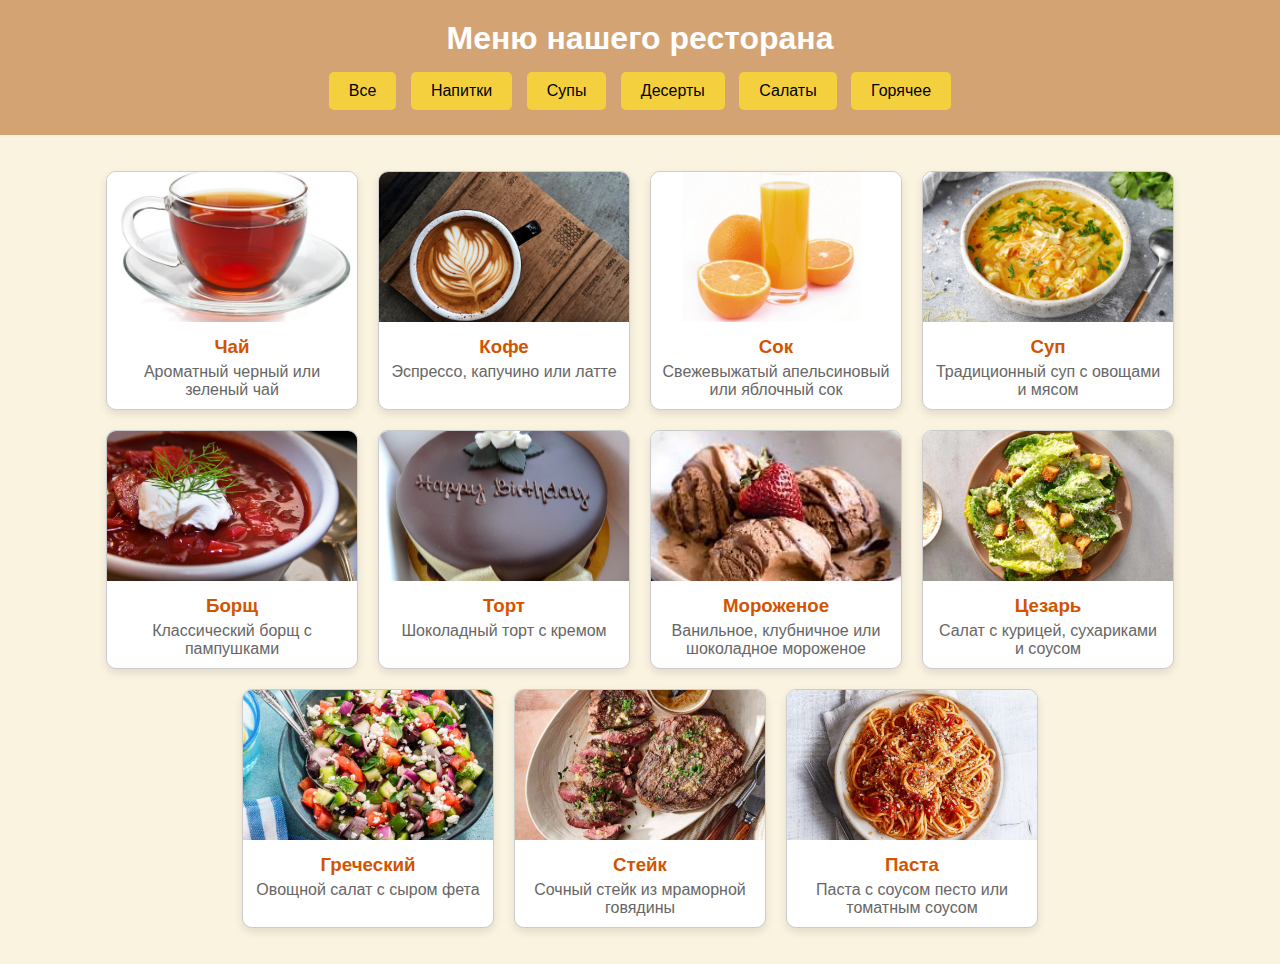
<file: lb_5/task_1/index.html>
<!DOCTYPE html>
<html lang="ru">
<head>
    <meta charset="UTF-8">
    <meta name="viewport" content="width=device-width, initial-scale=1.0">
    <title>Меню ресторана</title>
    <link rel="stylesheet" href="styles.css">
</head>
<body>
    <header>
        <h1>Меню нашего ресторана</h1>
        <nav>
            <button class="filter-btn" data-category="все">Все</button>
            <button class="filter-btn" data-category="напитки">Напитки</button>
            <button class="filter-btn" data-category="супы">Супы</button>
            <button class="filter-btn" data-category="десерты">Десерты</button>
            <button class="filter-btn" data-category="салаты">Салаты</button>
            <button class="filter-btn" data-category="горячее">Горячее</button>
        </nav>
    </header>
    <main>
        <ul id="menu-list">
            <!-- Напитки -->
            <li data-category="напитки">
                <img src="images/tea.jpg" alt="Чай">
                <h3>Чай</h3>
                <p>Ароматный черный или зеленый чай</p>
            </li>
            <li data-category="напитки">
                <img src="images/coffee.jpg" alt="Кофе">
                <h3>Кофе</h3>
                <p>Эспрессо, капучино или латте</p>
            </li>
            <li data-category="напитки">
                <img src="images/juice.jpg" alt="Сок">
                <h3>Сок</h3>
                <p>Свежевыжатый апельсиновый или яблочный сок</p>
            </li>

            <!-- Супы -->
            <li data-category="супы">
                <img src="images/soup.jpg" alt="Суп">
                <h3>Суп</h3>
                <p>Традиционный суп с овощами и мясом</p>
            </li>
            <li data-category="супы">
                <img src="images/borscht.jpg" alt="Борщ">
                <h3>Борщ</h3>
                <p>Классический борщ с пампушками</p>
            </li>

            <!-- Десерты -->
            <li data-category="десерты">
                <img src="images/cake.jpg" alt="Торт">
                <h3>Торт</h3>
                <p>Шоколадный торт с кремом</p>
            </li>
            <li data-category="десерты">
                <img src="images/icecream.jpeg" alt="Мороженое">
                <h3>Мороженое</h3>
                <p>Ванильное, клубничное или шоколадное мороженое</p>
            </li>

            <!-- Салаты -->
            <li data-category="салаты">
                <img src="images/caesar.jpg" alt="Цезарь">
                <h3>Цезарь</h3>
                <p>Салат с курицей, сухариками и соусом</p>
            </li>
            <li data-category="салаты">
                <img src="images/greek.jpg" alt="Греческий">
                <h3>Греческий</h3>
                <p>Овощной салат с сыром фета</p>
            </li>

            <!-- Горячее -->
            <li data-category="горячее">
                <img src="images/steak.jpg" alt="Стейк">
                <h3>Стейк</h3>
                <p>Сочный стейк из мраморной говядины</p>
            </li>
            <li data-category="горячее">
                <img src="images/pasta.jpg" alt="Паста">
                <h3>Паста</h3>
                <p>Паста с соусом песто или томатным соусом</p>
            </li>
        </ul>
    </main>
    <script src="script.js"></script>
</body>
</html>
</file>
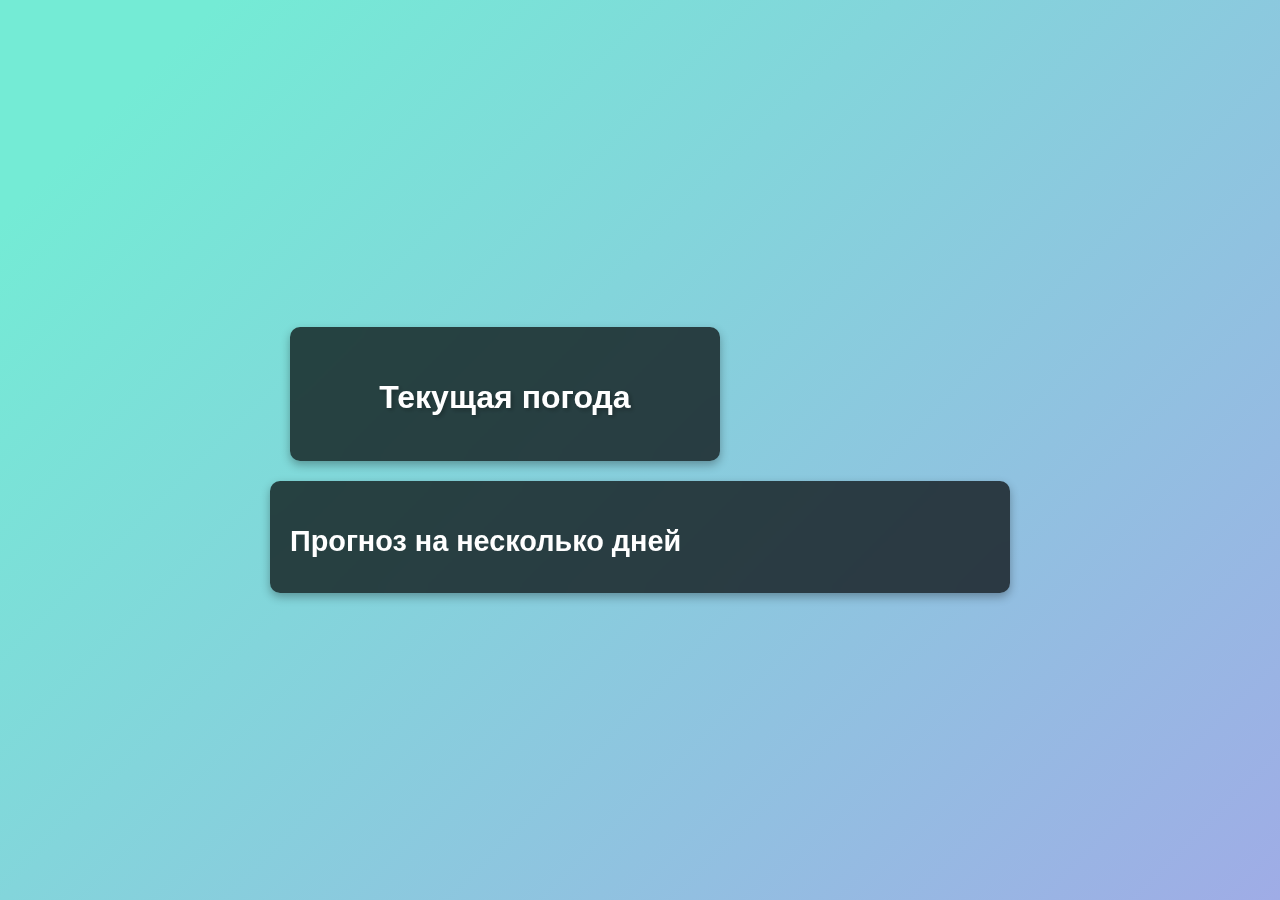
<file: lb_5/task_2/index.html>
<!DOCTYPE html>
<html lang="ru">
<head>
  <meta charset="UTF-8">
  <meta name="viewport" content="width=device-width, initial-scale=1.0">
  <title>Прогноз погоды</title>
  <link rel="stylesheet" href="style.css">
</head>
<body>

  <div id="weather-widget">
    <div id="current-weather-card">
      <h1>Текущая погода</h1>
      <div id="current-location"></div>
      <div id="current-weather"></div>
    </div>

    
    <div id="forecast-card">
      <h2>Прогноз на несколько дней</h2>
      <div id="forecast-container"></div>
    </div>
  </div>

  <script src="script.js"></script>
</body>
</html>
</file>
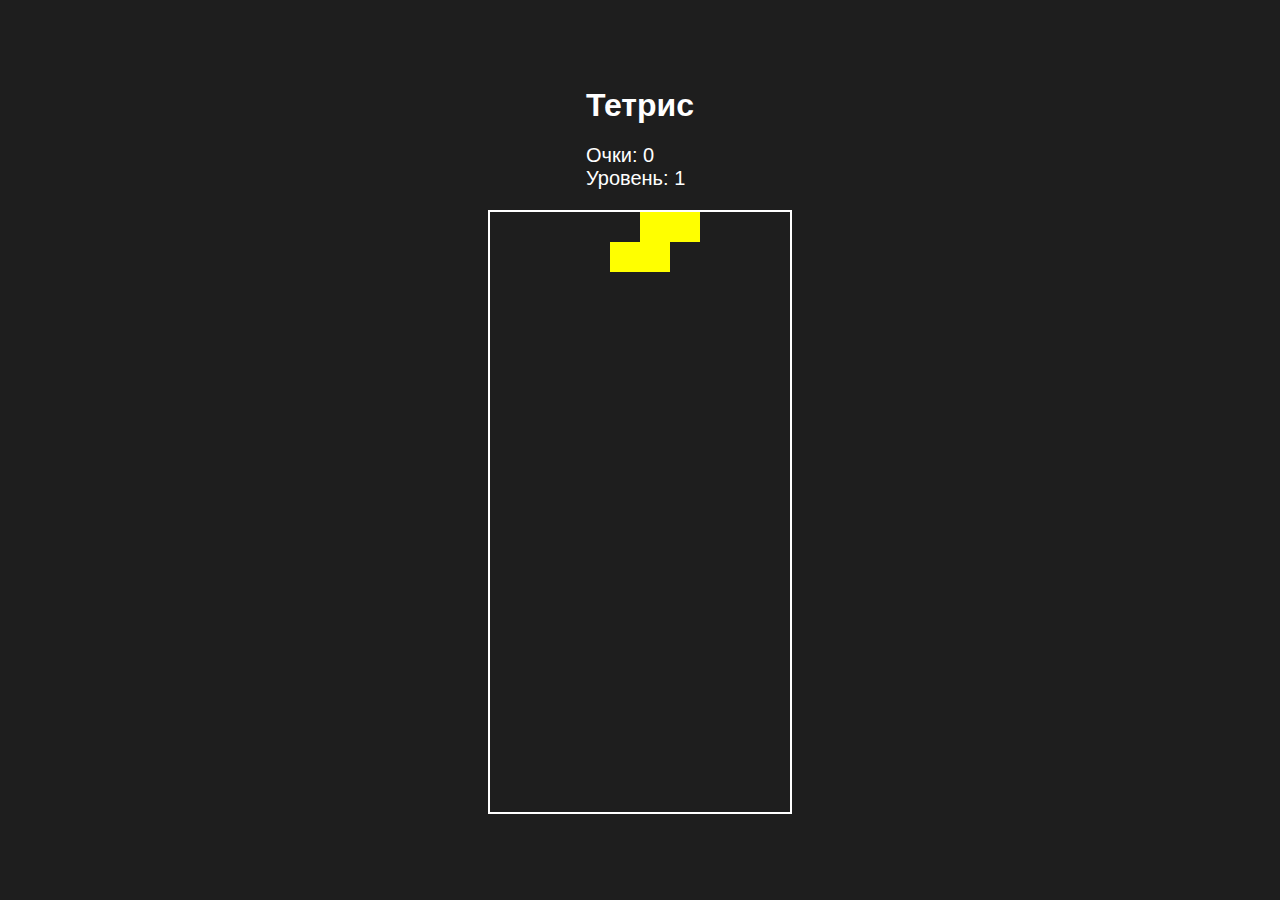
<file: lb_5/task_3/index.html>
<!DOCTYPE html>
<html lang="ru">
<head>
  <meta charset="UTF-8">
  <meta name="viewport" content="width=device-width, initial-scale=1.0">
  <title>Тетрис</title>
  <link rel="stylesheet" href="style.css">
</head>
<body>
  <div id="game-container">
    <div id="score-board">
      <h1>Тетрис</h1>
      <p>Очки: <span id="score">0</span></p>
      <p>Уровень: <span id="level">1</span></p>
    </div>
    <canvas id="game" width="300" height="600"></canvas>
  </div>

  <script src="script.js"></script>
</body>
</html>
</file>
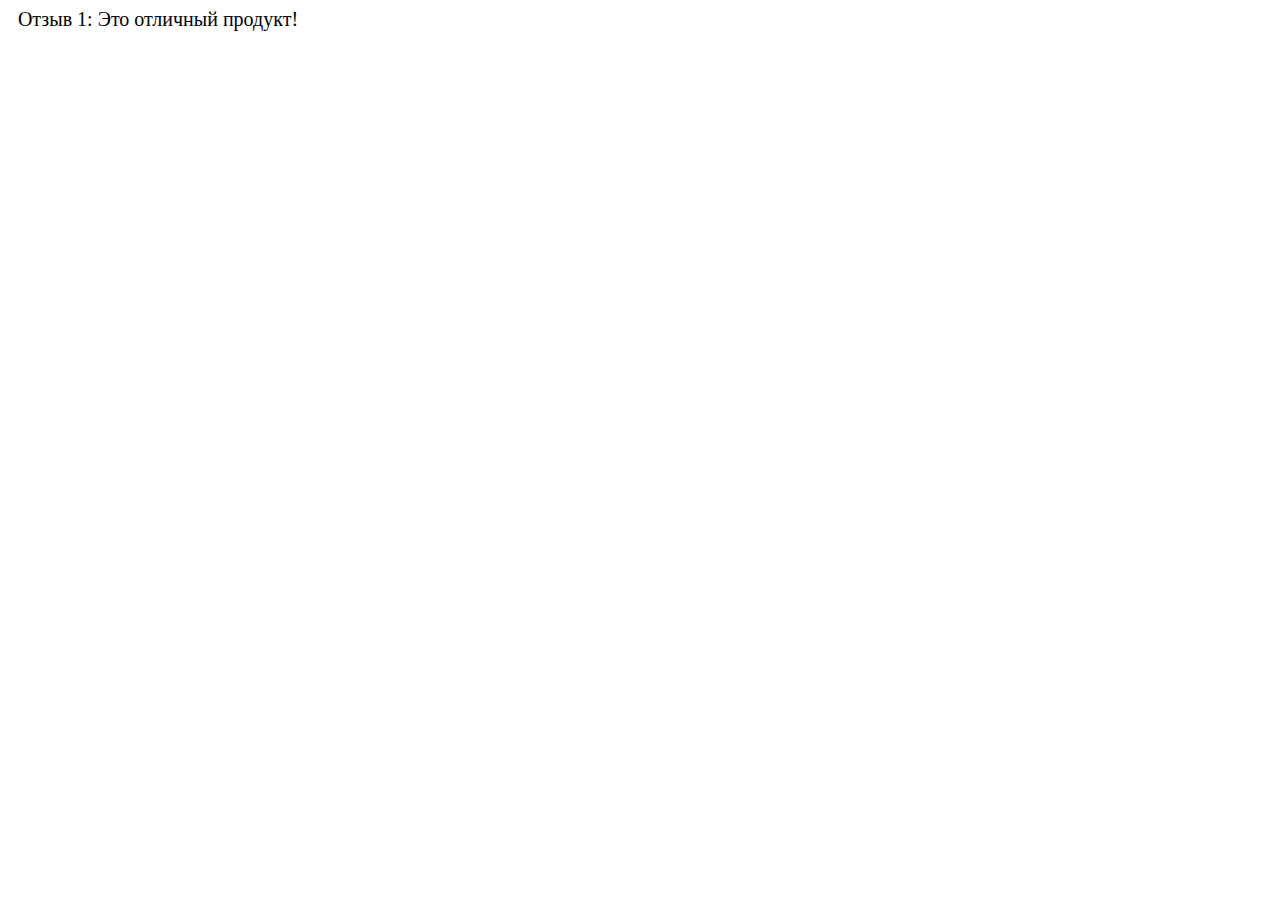
<file: carousel.html>
<!DOCTYPE html>
<html lang="ru">
<head>
    <meta charset="UTF-8">
    <title>Карусель отзывов</title>
    <link rel="stylesheet" href="carousel.css">
    <link rel="shortcut icon" href="favicon.ico" type="image/x-icon">
</head>
<body>
    <div class="carousel">
        <div class="carousel-item" data-index="0">Отзыв 1: Это отличный продукт!</div>
        <div class="carousel-item" data-index="1">Отзыв 2: Мне очень понравилось!</div>
        <div class="carousel-item" data-index="2">Отзыв 3: Буду рекомендовать всем!</div>
    </div>
    <script src="carousel.js"></script>
</body>
</html>
</file>
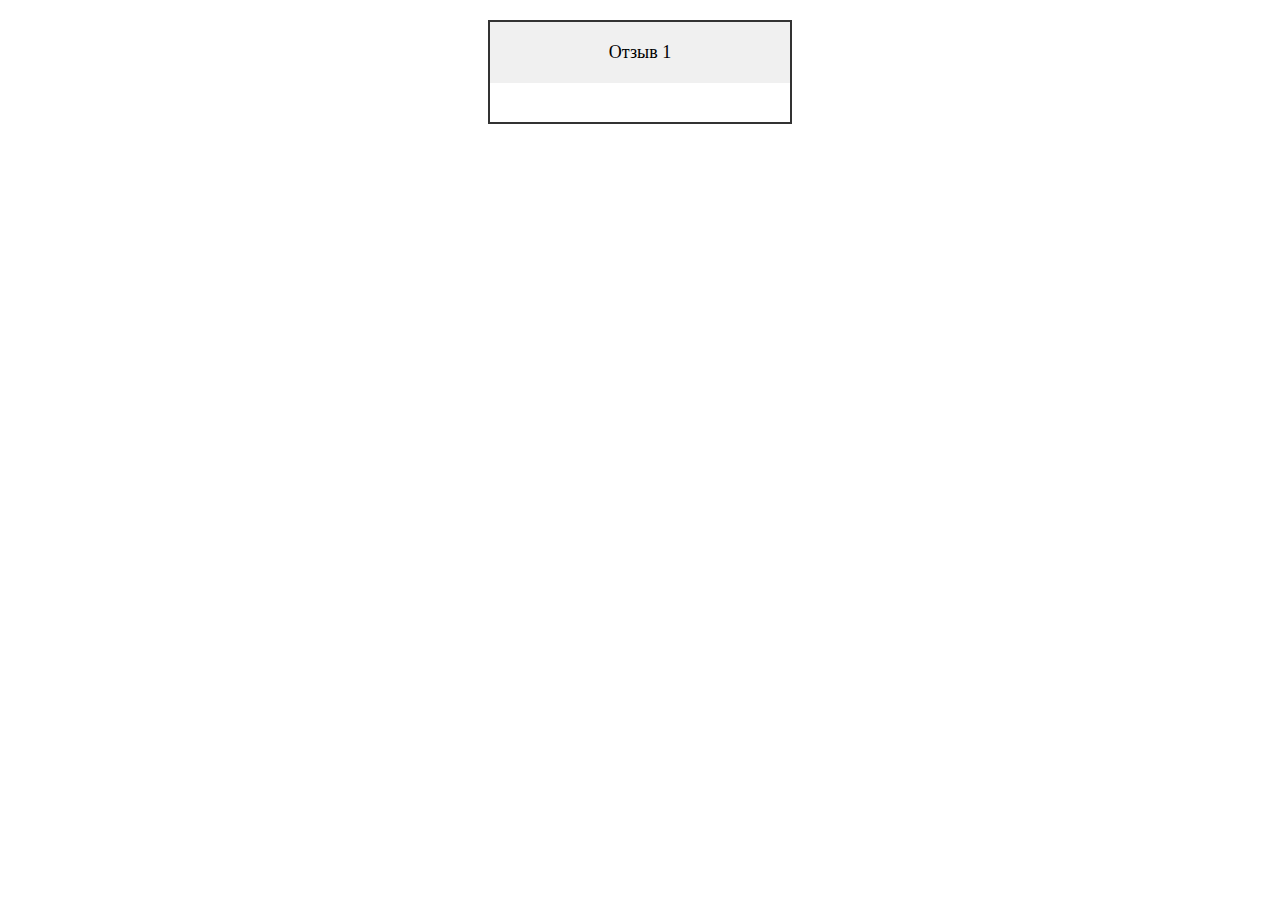
<file: ftsk_1.html>
<!DOCTYPE html>
<html lang="ru">
<head>
  <meta charset="UTF-8">
  <meta name="viewport" content="width=device-width, initial-scale=1.0">
  <title>Карусель отзывов</title>
  <style>
    
    #carousel {
      width: 300px;
      height: 100px;
      overflow: hidden;
      border: 2px solid #333; 
      margin: 20px auto;
      text-align: center;
    }

    
    .carousel-item {
      display: none;
      font-size: 18px;
      padding: 20px;
      background-color: #f0f0f0; 
    }
  </style>
</head>
<body>


<div id="carousel">
  <div class="carousel-item">Отзыв 1</div>
  <div class="carousel-item">Отзыв 2</div>
  <div class="carousel-item">Отзыв 3</div>
</div>

<script>
  
  let index = 0;
  const items = document.querySelectorAll('.carousel-item');

  
  console.log('Элементов в карусели:', items.length);

  
  function showNext() {
    
    items[index].style.display = 'none';
    index = (index + 1) % items.length;
    items[index].style.display = 'block';
  }

  
  if (items.length > 0) {
    items[index].style.display = 'block'; 
    setInterval(showNext, 3000); 
  } else {
    console.log('Не удалось найти элементы с классом .carousel-item');
  }
</script>

</body>
</html>
</file>
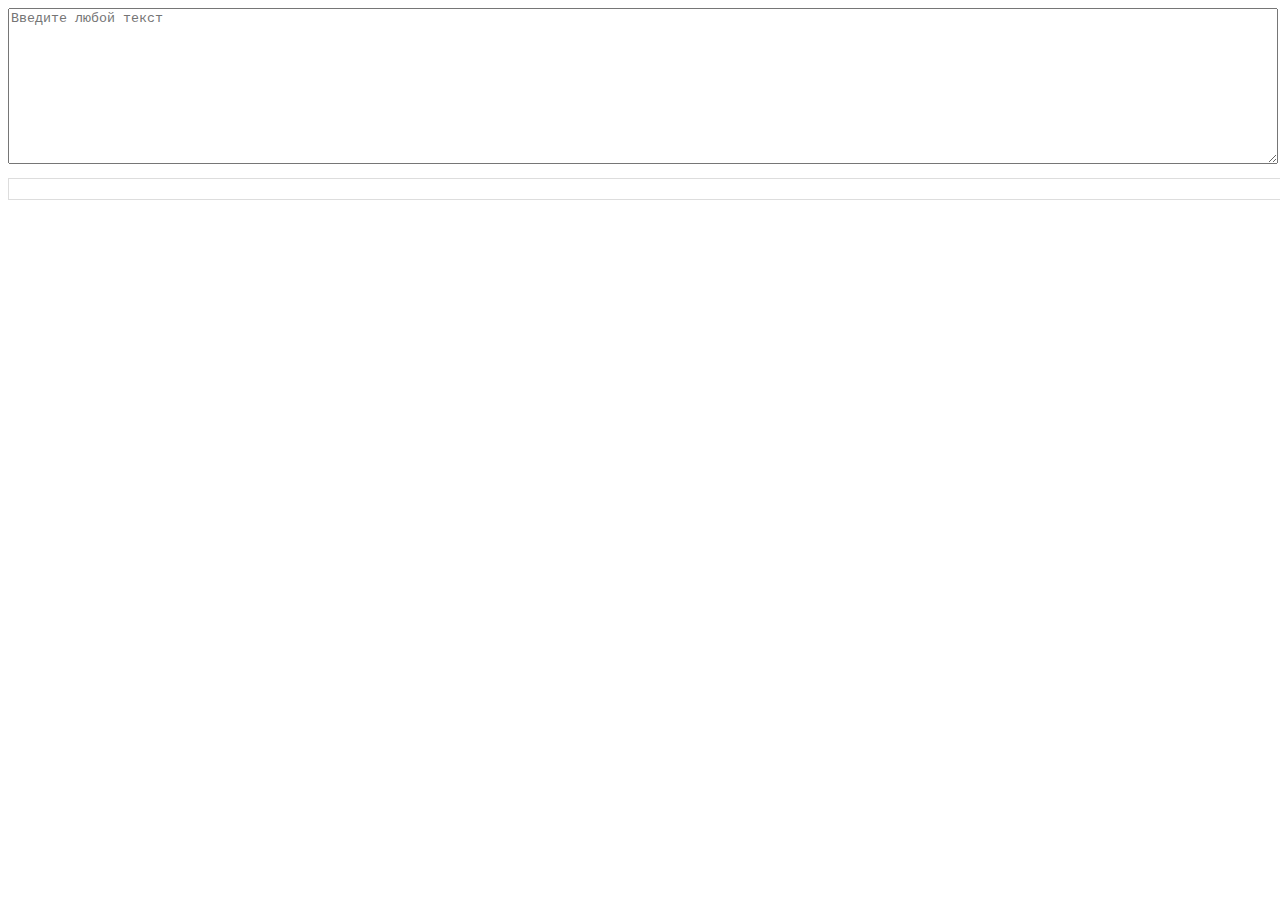
<file: markdown_editor.html>
<!DOCTYPE html>
<html lang="ru">
<head>
    <meta charset="UTF-8">
    <title>Markdown Редактор</title>
    <link rel="stylesheet" href="markdown_editor.css">
    <link rel="shortcut icon" href="favicon.ico" type="image/x-icon">
</head>
<body>
    <textarea id="editor" placeholder="Введите любой текст"></textarea>
    <div id="preview"></div>
    <script src="markdown_editor.js"></script>
</body>
</html>
</file>
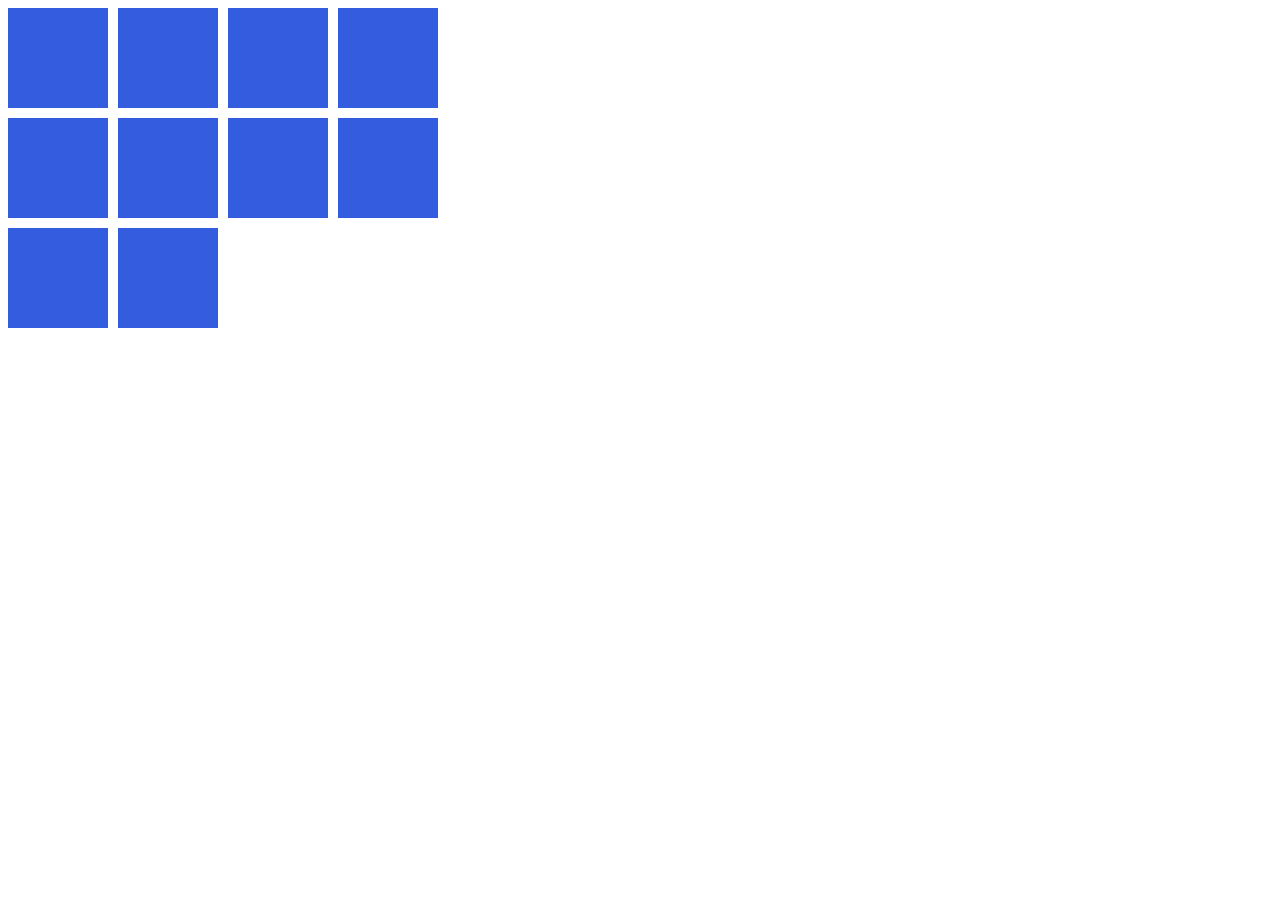
<file: memory_game.html>
<!DOCTYPE html>
<html lang="ru">
<head>
    <meta charset="UTF-8">
    <title>Игра "Карточки"</title>
    <link rel="stylesheet" href="memory_game.css">
    <link rel="shortcut icon" href="#">
</head>
<body>
    <div class="memory-game">
        <div class="card" data-name="apple">🍎</div>
        <div class="card" data-name="banana">🍌</div>
        <div class="card" data-name="avocado">🥑</div>
        <div class="card" data-name="banana">🍌</div>
        <div class="card" data-name="apple">🍎</div>
        <div class="card" data-name="grapes">🍇</div>
        <div class="card" data-name="egg">🥚</div>
        <div class="card" data-name="avocado">🥑</div>
        <div class="card" data-name="egg">🥚</div>
        <div class="card" data-name="grapes">🍇</div>

    </div>
    <script src="memory_game.js"></script>
</body>
</html>
</file>
<file: lb_5/task_1/styles.css>
body {
    font-family: Arial, sans-serif;
    margin: 0;
    padding: 0;
    background-color: #faf3e0;
    color: #333;
}

header {
    background-color: #d4a373;
    color: white;
    text-align: center;
    padding: 20px;
}

h1 {
    margin: 0;
}

nav {
    margin-top: 10px;
}

.filter-btn {
    background-color: #f4d03f;
    border: none;
    padding: 10px 20px;
    margin: 5px;
    cursor: pointer;
    font-size: 16px;
    border-radius: 5px;
    transition: background-color 0.3s ease;
}

.filter-btn:hover {
    background-color: #e67e22;
    color: white;
}

main {
    padding: 20px;
}

#menu-list {
    list-style: none;
    display: flex;
    flex-wrap: wrap;
    gap: 20px;
    justify-content: center;
    padding: 0;
}

#menu-list li {
    background-color: white;
    border: 1px solid #ccc;
    border-radius: 10px;
    box-shadow: 0 4px 8px rgba(0, 0, 0, 0.1);
    overflow: hidden;
    width: 250px;
    text-align: center;
    transition: transform 0.3s ease;
}

#menu-list li:hover {
    transform: scale(1.05);
}

#menu-list img {
    width: 100%;
    height: 150px;
    object-fit: cover;
}

#menu-list h3 {
    margin: 10px 0 5px;
    color: #d35400;
}

#menu-list p {
    margin: 0 10px 10px;
    color: #666;
}
</file>
<file: lb_5/task_2/style.css>
/* Общий стиль для всего тела */
body {
  font-family: 'Arial', sans-serif;
  margin: 0;
  padding: 0;
  display: flex;
  flex-direction: column;
  justify-content: center;
  align-items: center;
  height: 100vh;
  background: linear-gradient(135deg, #74ebd5 10%, #9face6 100%);
  color: white;
}

/* Плашка для текущей погоды */
#current-weather-card {
  background-color: rgba(0, 0, 0, 0.7);
  color: white;
  padding: 30px 40px;
  margin: 20px;
  border-radius: 10px;
  text-align: center;
  width: 350px;
  box-shadow: 0 4px 10px rgba(0, 0, 0, 0.3);
  backdrop-filter: blur(10px);
  transition: all 0.5s ease;
}

#current-weather-card h1 {
  font-size: 2rem;
  margin-bottom: 15px;
  font-weight: bold;
  text-shadow: 2px 2px 5px rgba(0, 0, 0, 0.3);
}

#current-location {
  font-size: 1.2rem;
  margin-bottom: 15px;
}

#current-weather {
  font-size: 1.5rem;
  font-weight: bold;
}

#current-weather .temperature {
  font-size: 3rem;
  margin-bottom: 10px;
}

#current-weather .condition {
  font-size: 1.2rem;
  margin-bottom: 20px;
}

/* Плашка для прогноза */
#forecast-card {
  background-color: rgba(0, 0, 0, 0.7);
  padding: 20px;
  margin-top: 20px;
  border-radius: 10px;
  width: 700px;
  box-shadow: 0 4px 10px rgba(0, 0, 0, 0.3);
  backdrop-filter: blur(10px);
}

#forecast-card h2 {
  font-size: 1.8rem;
  margin-bottom: 15px;
  font-weight: bold;
}

#forecast-container {
  display: flex;
  justify-content: space-between;
  gap: 10px;
}

.forecast-card {
  background-color: rgba(255, 255, 255, 0.3);
  padding: 20px;
  border-radius: 8px;
  width: 100%;
  text-align: center;
  transition: background 0.3s ease;
}

.forecast-card:hover {
  background-color: rgba(255, 255, 255, 0.5);
}

.forecast-card img {
  width: 50px;
  height: 50px;
}

.forecast-card .temperature {
  font-size: 1.5rem;
  font-weight: bold;
}

.forecast-card .date {
  font-size: 1rem;
  margin: 10px 0;
}

/* Плавные эффекты */
#current-weather-card, #forecast-card {
  animation: fadeIn 1s ease-out;
}

@keyframes fadeIn {
  0% {
    opacity: 0;
    transform: translateY(30px);
  }
  100% {
    opacity: 1;
    transform: translateY(0);
  }
}
</file>
<file: lb_5/task_3/style.css>
* {
  margin: 0;
  padding: 0;
  box-sizing: border-box;
}

body {
  font-family: Arial, sans-serif;
  background-color: #1e1e1e;
  color: white;
  display: flex;
  justify-content: center;
  align-items: center;
  height: 100vh;
}

#game-container {
  display: flex;
  flex-direction: column;
  align-items: center;
}

#score-board {
  margin-bottom: 20px;
}

canvas {
  border: 2px solid #fff;
  display: block;
}

h1 {
  text-align: center;
  margin-bottom: 20px;
}

p {
  font-size: 20px;
}
</file>
<file: carousel.css>
.carousel {
  width: 300px;
  height: 100px;
  overflow: hidden;
  position: relative;
}

.carousel-item {
  display: none;
  text-align: center;
  font-size: 20px;
}

.carousel-item.active {
  display: block;
}
</file>
<file: markdown_editor.css>
#editor {
  width: 100%;
  height: 150px;
}

#preview {
  width: 100%;
  border: 1px solid #ddd;
  padding: 10px;
  margin-top: 10px;
}
</file>
<file: memory_game.css>
.memory-game {
  display: grid;
  grid-template-columns: repeat(4, 100px);
  gap: 10px;
}

.card {
  width: 100px;
  height: 100px;
  background-color: #1845dbe0;
  color: transparent;
  display: flex;
  align-items: center;
  justify-content: center;
  font-size: 2rem;
  cursor: pointer;
}

.card.flipped {
  color: #eeadad8e;
  background-color: #f0f0f0;
}
</file>
